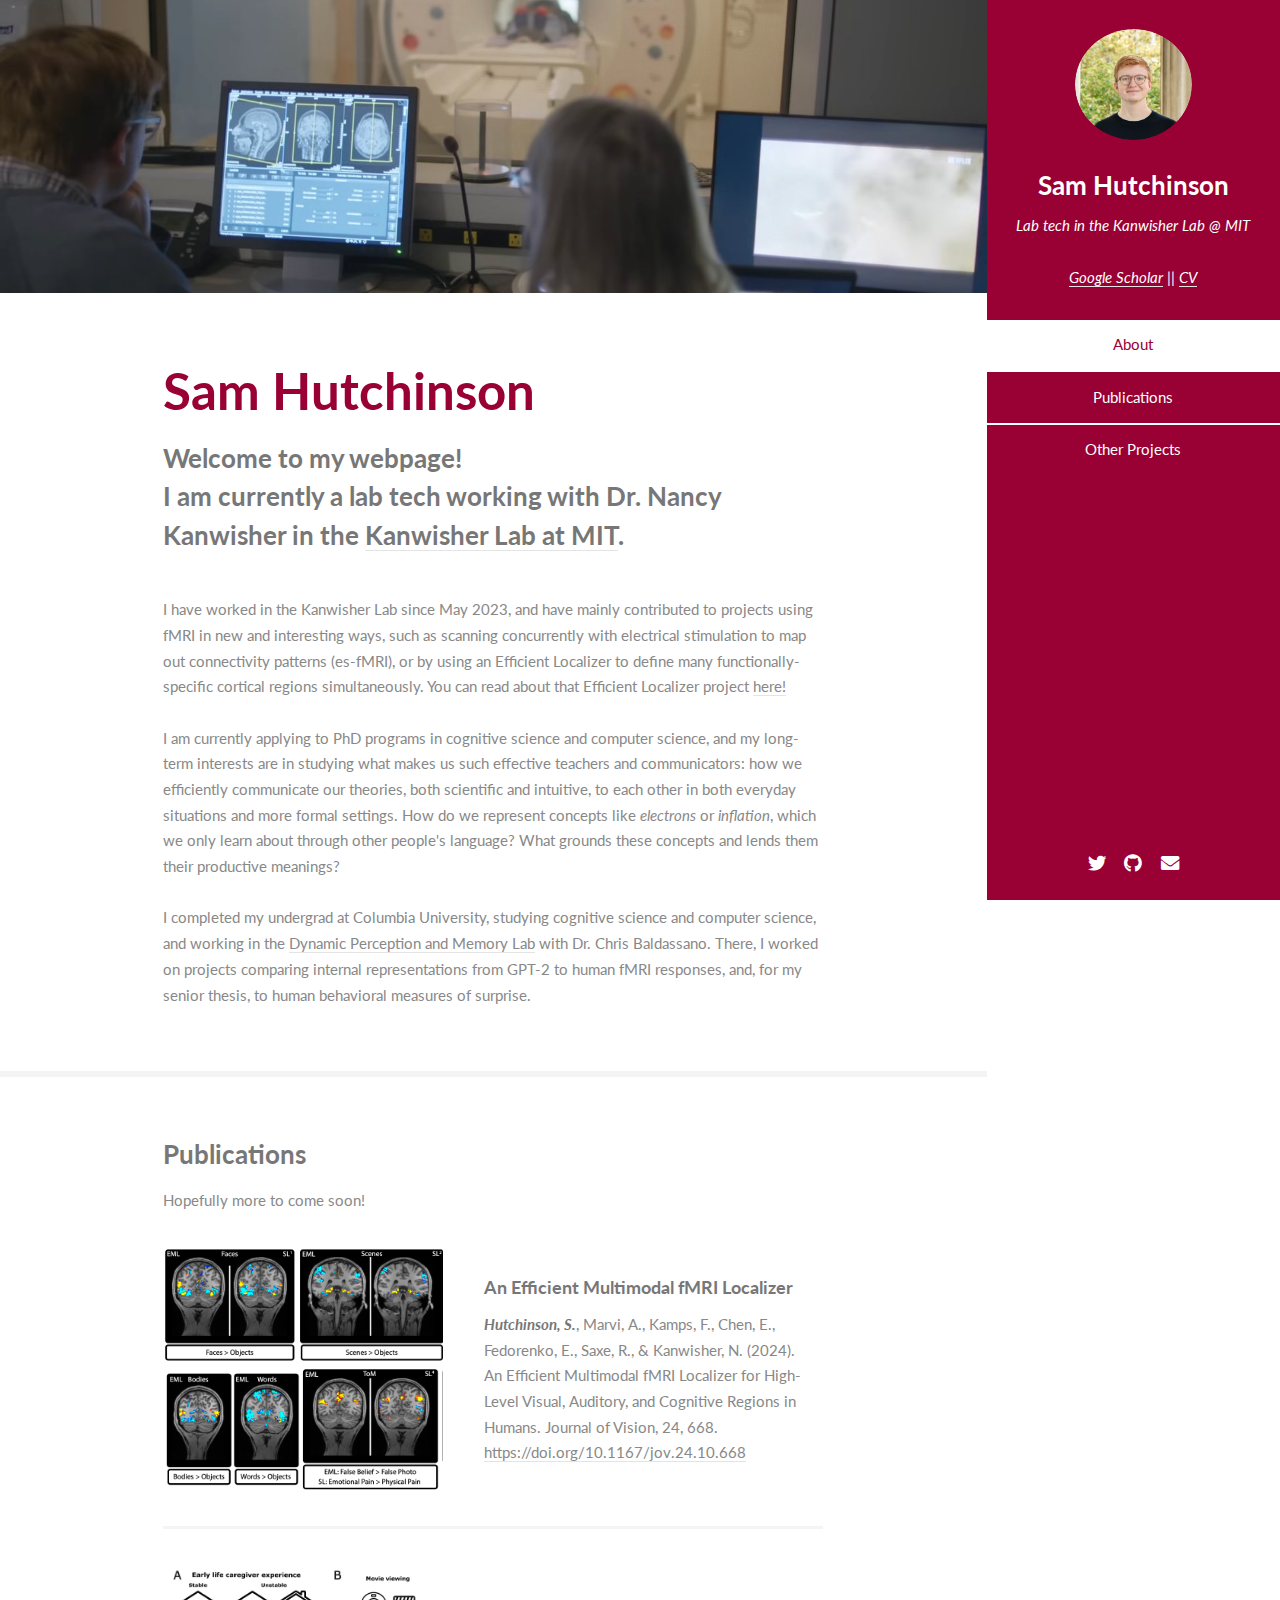
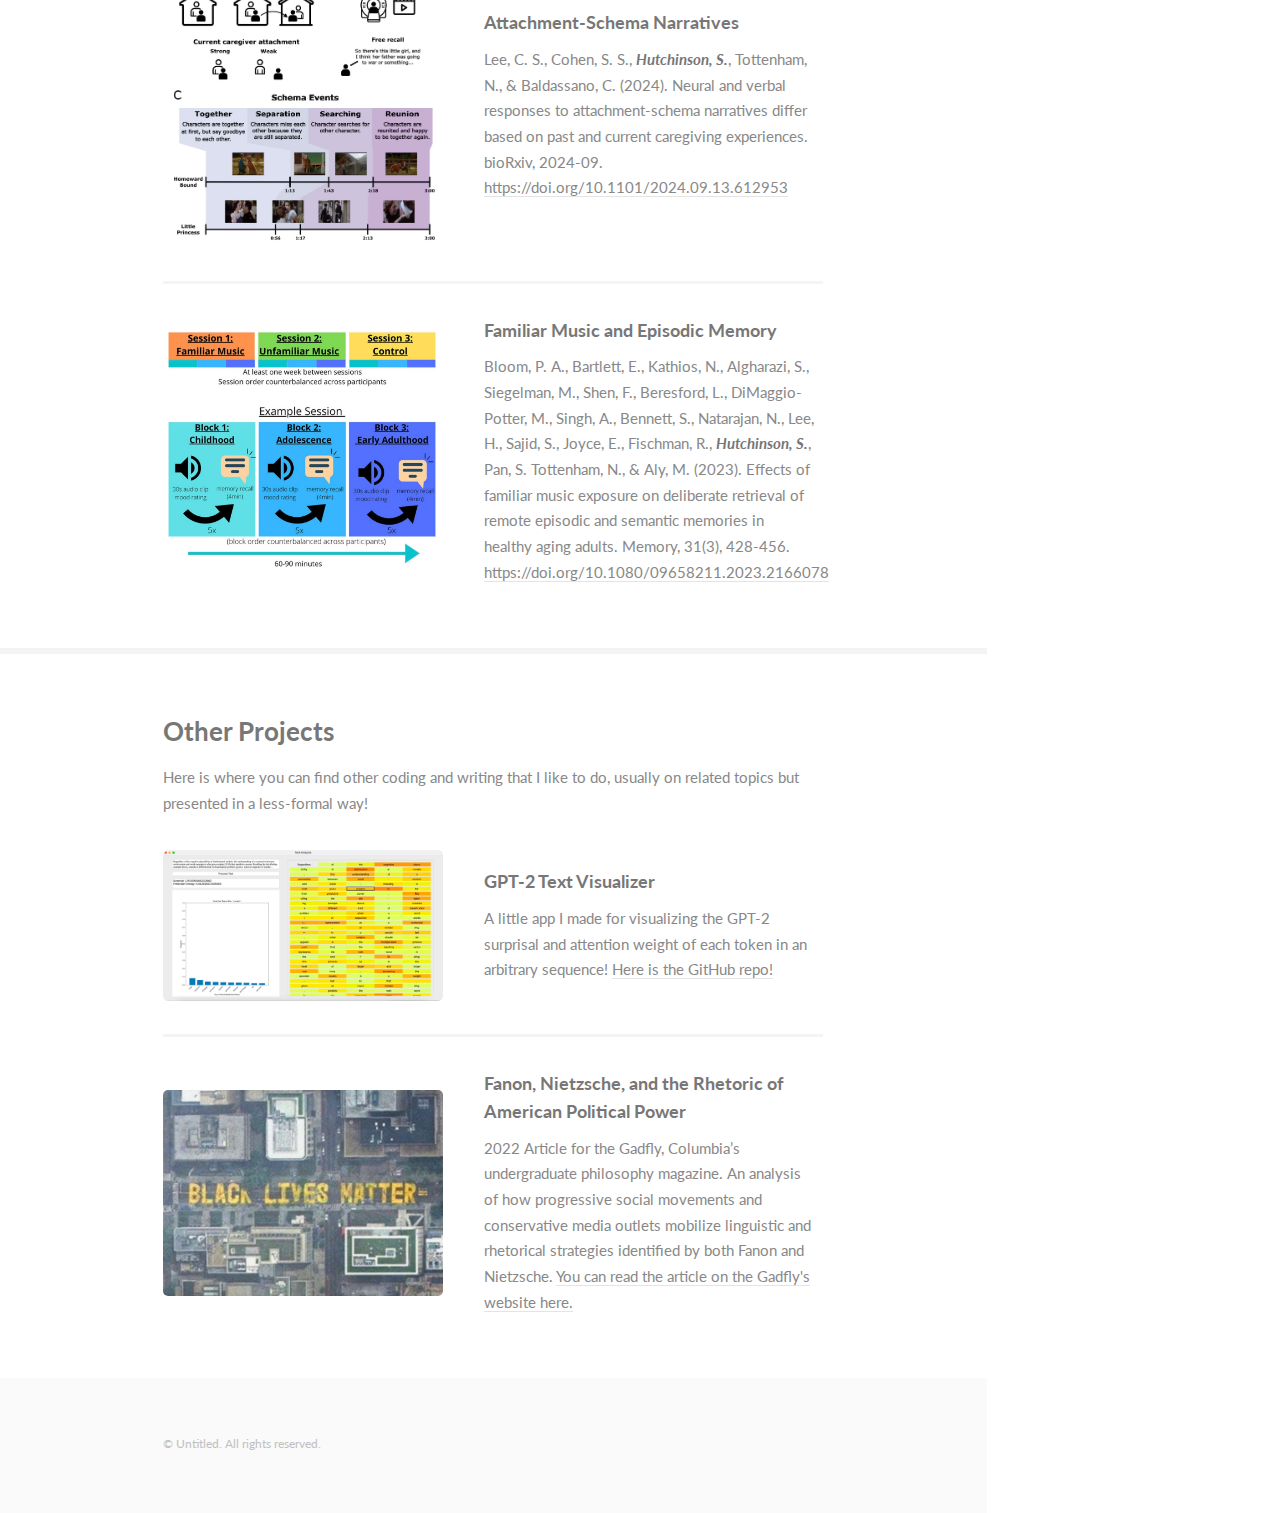
<file: index.html>
<!DOCTYPE HTML>
<html>
	<head>
		<title>Samuel Hutchinson Personal Website</title>
		<meta charset="utf-8" />
		<meta name="viewport" content="width=device-width, initial-scale=1, user-scalable=no" />
		<link rel="stylesheet" href="assets/css/main.css" />
	</head>
	<body class="is-preload">

		<!-- Header -->
			<section id="header">
				<header>
					<span class="image avatar"><img src="images/avatar.jpg" alt="" /></span>
					<h1 id="logo"><a href="#">Sam Hutchinson</a></h1>
					<p>Lab tech in the Kanwisher Lab @ MIT<br /><br /><a href="https://scholar.google.com/citations?user=PSwpcAEAAAAJ&hl=en">Google Scholar</a> || <a href="https://drive.google.com/file/d/1FygR-qgIRq20ijzF87C08C6OQb4NsCNT/view?usp=sharing">CV</a></p>
				</header>
				<nav id="nav">
					<ul>
						<li><a href="#about" class="active">About</a></li>
						<li><a href="#publications">Publications</a></li>
						<li><a href="#other">Other Projects</a></li>
					</ul>
				</nav>
				<footer>
					<ul class="icons">
						<li><a href="https://x.com/samhutch511" class="icon brands fa-twitter"><span class="label">Twitter</span></a></li>
						<li><a href="https://github.com/samhutch511" class="icon brands fa-github"><span class="label">Github</span></a></li>
						<li><a href="mailto:samhutch@mit.edu?" class="icon solid fa-envelope"><span class="label">Email</span></a></li>
					</ul>
				</footer>
			</section>

		<!-- Wrapper -->
			<div id="wrapper">

				<!-- Main -->
					<div id="main">

						<!-- One -->
							<section id="about">
								<div class="image main" data-position="center">
									<img src="images/banner.jpg" alt="" />
								</div>
								<div class="container">
									<header class="major">
										<h2>Sam Hutchinson</h2>
										<p>Welcome to my webpage!<br />I am currently a lab tech working with Dr. Nancy Kanwisher in the <a href="https://web.mit.edu/bcs/nklab/">Kanwisher Lab at MIT</a>.</p>
									</header>
									<p>I have worked in the Kanwisher Lab since May 2023, and have mainly contributed to projects using fMRI in new and interesting ways, such as scanning concurrently with electrical stimulation to map out connectivity patterns (es-fMRI), or by using an Efficient Localizer to define many functionally-specific cortical regions simultaneously. You can read about that Efficient Localizer project <a href="https://jov.arvojournals.org/article.aspx?articleid=2801059">here!</a> <br /><br />I am currently applying to PhD programs in cognitive science and computer science, and my long-term interests are in studying what makes us such effective teachers and communicators: how we efficiently communicate our theories, both scientific and intuitive, to each other in both everyday situations and more formal settings. How do we represent concepts like <i>electrons</i> or <i>inflation</i>, which we only learn about through other people's language? What grounds these concepts and lends them their productive meanings?<br /><br />I completed my undergrad at Columbia University, studying cognitive science and computer science, and working in the <a href="https://www.dpmlab.org/">Dynamic Perception and Memory Lab</a> with Dr. Chris Baldassano. There, I worked on projects comparing internal representations from GPT-2 to human fMRI responses, and, for my senior thesis, to human behavioral measures of surprise.</p>
								</div>
							</section>


						<!-- Two -->
							<section id="publications">
								<div class="container">
									<h3>Publications</h3>
									<p>Hopefully more to come soon!</p>
									<div class="features">
										<article>
											<a href="https://doi.org/10.1167/jov.24.10.668" class="image"><img src="images/pic01.jpg" alt="" /></a>
											<div class="inner">
												<h4>An Efficient Multimodal fMRI Localizer</h4>
												<p><strong><i>Hutchinson, S.</i></strong>, Marvi, A., Kamps, F., Chen, E., Fedorenko, E., Saxe, R., & Kanwisher, N. (2024). An Efficient Multimodal fMRI Localizer for High-Level Visual, Auditory, and Cognitive Regions in Humans. Journal of Vision, 24, 668. <a href="https://doi.org/10.1167/jov.24.10.668">https://doi.org/10.1167/jov.24.10.668</a></p>
											</div>
										</article>
										<article>
											<a href="https://doi.org/10.1101/2024.09.13.612953" class="image"><img src="images/pic02.jpg" alt="" /></a>
											<div class="inner">
												<h4>Attachment-Schema Narratives</h4>
												<p>Lee, C. S., Cohen, S. S., <strong><i>Hutchinson, S.</i></strong>, Tottenham, N., & Baldassano, C. (2024). Neural and verbal responses to attachment-schema narratives differ based on past and current caregiving experiences. bioRxiv, 2024-09. <a href="https://doi.org/10.1101/2024.09.13.612953">https://doi.org/10.1101/2024.09.13.612953</a></p>
											</div>
										</article>
										<article>
											<a href="https://doi.org/10.1080/09658211.2023.2166078" class="image"><img src="images/pic03.jpg" alt="" /></a>
											<div class="inner">
												<h4>Familiar Music and Episodic Memory</h4>
												<p>Bloom, P. A., Bartlett, E., Kathios, N., Algharazi, S., Siegelman, M., Shen, F., Beresford, L., DiMaggio-Potter, M., Singh, A., Bennett, S., Natarajan, N., Lee, H., Sajid, S., Joyce, E., Fischman, R., <strong><i>Hutchinson, S.</i></strong>, Pan, S. Tottenham, N., & Aly, M. (2023). Effects of familiar music exposure on deliberate retrieval of remote episodic and semantic memories in healthy aging adults. Memory, 31(3), 428-456. <a href="https://doi.org/10.1080/09658211.2023.2166078">https://doi.org/10.1080/09658211.2023.2166078</a></p>
											</div>
										</article>
									</div>
								</div>
							</section>

						<!-- Three -->
							<section id="other">
								<div class="container">
									<h3>Other Projects</h3>
									<p>Here is where you can find other coding and writing that I like to do, usually on related topics but presented in a less-formal way!</p>
                                    <div class="features">
										<article>
											<a href="https://github.com/samhutch511/GPT_Text_Vis" class="image"><img src="images/pic04.jpg" alt="" /></a>
											<div class="inner">
												<h4>GPT-2 Text Visualizer</h4>
												<p>A little app I made for visualizing the GPT-2 surprisal and attention weight of each token in an arbitrary sequence! <a href="https://github.com/samhutch511/GPT_Text_Vis">Here is the GitHub repo!</a></p>
											</div>
										</article>
										<article>
											<a href="https://www.thegadflymagazine.org/home-1/kss9zugjdiabbczax62ak5i0e0m86u" class="image"><img src="images/pic05.jpg" alt="" /></a>
											<div class="inner">
												<h4>Fanon, Nietzsche, and the Rhetoric of American Political Power</h4>
												<p>2022 Article for the Gadfly, Columbia’s undergraduate philosophy magazine.
An analysis of how progressive social movements and conservative media outlets mobilize linguistic and rhetorical strategies identified by both Fanon and Nietzsche.
 <a href="https://www.thegadflymagazine.org/home-1/kss9zugjdiabbczax62ak5i0e0m86u">You can read the article on the Gadfly's website here.</a></p>
											</div>
										</article>
									</div>
                                </div>
							</section>


					</div>

				<!-- Footer -->
					<section id="footer">
						<div class="container">
							<ul class="copyright">
								<li>&copy; Untitled. All rights reserved.</li>
							</ul>
						</div>
					</section>

			</div>

		<!-- Scripts -->
			<script src="assets/js/jquery.min.js"></script>
			<script src="assets/js/jquery.scrollex.min.js"></script>
			<script src="assets/js/jquery.scrolly.min.js"></script>
			<script src="assets/js/browser.min.js"></script>
			<script src="assets/js/breakpoints.min.js"></script>
			<script src="assets/js/util.js"></script>
			<script src="assets/js/main.js"></script>

	</body>
</html>
</file>
<file: assets/css/main.css>
@import url("fontawesome-all.min.css");
@import url("https://fonts.googleapis.com/css?family=Lato:400,400italic,700,700italic|Source+Code+Pro:400");

/*
	Read Only by HTML5 UP
	html5up.net | @ajlkn
	Free for personal and commercial use under the CCA 3.0 license (html5up.net/license)
*/

html, body, div, span, applet, object,
iframe, h1, h2, h3, h4, h5, h6, p, blockquote,
pre, a, abbr, acronym, address, big, cite,
code, del, dfn, em, img, ins, kbd, q, s, samp,
small, strike, strong, sub, sup, tt, var, b,
u, i, center, dl, dt, dd, ol, ul, li, fieldset,
form, label, legend, table, caption, tbody,
tfoot, thead, tr, th, td, article, aside,
canvas, details, embed, figure, figcaption,
footer, header, hgroup, menu, nav, output, ruby,
section, summary, time, mark, audio, video {
	margin: 0;
	padding: 0;
	border: 0;
	font-size: 100%;
	font: inherit;
	vertical-align: baseline;}

article, aside, details, figcaption, figure,
footer, header, hgroup, menu, nav, section {
	display: block;}

body {
	line-height: 1;
}

ol, ul {
	list-style: none;
}

blockquote, q {
	quotes: none;
}

	blockquote:before, blockquote:after, q:before, q:after {
		content: '';
		content: none;
	}

table {
	border-collapse: collapse;
	border-spacing: 0;
}

body {
	-webkit-text-size-adjust: none;
}

mark {
	background-color: transparent;
	color: inherit;
}

input::-moz-focus-inner {
	border: 0;
	padding: 0;
}

input, select, textarea {
	-moz-appearance: none;
	-webkit-appearance: none;
	-ms-appearance: none;
	appearance: none;
}

/* Basic */

	html {
		box-sizing: border-box;
	}

	*, *:before, *:after {
		box-sizing: inherit;
	}

	body {
		background: #fff;
	}

		body.is-preload *, body.is-preload *:before, body.is-preload *:after {
			-moz-animation: none !important;
			-webkit-animation: none !important;
			-ms-animation: none !important;
			animation: none !important;
			-moz-transition: none !important;
			-webkit-transition: none !important;
			-ms-transition: none !important;
			transition: none !important;
		}

	body, input, select, textarea {
		color: #888;
		font-family: "Lato", sans-serif;
		font-size: 16pt;
		font-weight: 400;
		line-height: 1.75em;
	}

	a {
		-moz-transition: color 0.2s ease-in-out, border-color 0.2s ease-in-out;
		-webkit-transition: color 0.2s ease-in-out, border-color 0.2s ease-in-out;
		-ms-transition: color 0.2s ease-in-out, border-color 0.2s ease-in-out;
		transition: color 0.2s ease-in-out, border-color 0.2s ease-in-out;
		border-bottom: solid 1px #e4e4e4;
		color: inherit;
		text-decoration: none;
	}

		a:hover {
			border-bottom-color: transparent;
			color: #990033 !important;
		}

	strong, b {
		color: #777;
		font-weight: 700;
	}

	em, i {
		font-style: italic;
	}

	p {
		margin: 0 0 2.25em 0;
	}

	h1, h2, h3, h4, h5, h6 {
		color: #777;
		font-weight: 700;
		line-height: 1em;
		margin: 0 0 0.5625em 0;
	}

		h1 a, h2 a, h3 a, h4 a, h5 a, h6 a {
			border: 0;
			color: inherit;
			text-decoration: none;
		}

	h2 {
		font-size: 2em;
		line-height: 1.5em;
	}

	h3 {
		font-size: 1.75em;
		line-height: 1.5em;
	}

	h4 {
		font-size: 1.25em;
		line-height: 1.5em;
	}

	h5 {
		font-size: 0.9em;
		line-height: 1.5em;
	}

	h6 {
		font-size: 0.7em;
		line-height: 1.5em;
	}

	sub {
		font-size: 0.8em;
		position: relative;
		top: 0.5em;
	}

	sup {
		font-size: 0.8em;
		position: relative;
		top: -0.5em;
	}

	hr {
		border: 0;
		border-bottom: solid 2px #f4f4f4;
		margin: 2.25em 0;
	}

		hr.major {
			margin: 3.375em 0;
		}

	blockquote {
		border-left: solid 8px #e4e4e4;
		font-style: italic;
		margin: 0 0 2.25em 0;
		padding: 0.5em 0 0.5em 2em;
	}

	code {
		background: #555;
		border-radius: 5px;
		color: #fff;
		font-family: "Source Code Pro", monospace;
		font-size: 0.9em;
		margin: 0 0.25em;
		padding: 0.25em 0.65em;
	}

	pre {
		font-family: "Source Code Pro", monospace;
		font-size: 0.9em;
		margin: 0 0 2.25em 0;
	}

		pre code {
			-webkit-overflow-scrolling: touch;
			display: block;
			line-height: 1.5em;
			overflow-x: auto;
			padding: 1em 1.5em;
		}

	.align-left {
		text-align: left;
	}

	.align-center {
		text-align: center;
	}

	.align-right {
		text-align: right;
	}

/* Row */

	.row {
		display: flex;
		flex-wrap: wrap;
		box-sizing: border-box;
		align-items: stretch;
	}

		.row > * {
			box-sizing: border-box;
		}

		.row.gtr-uniform > * > :last-child {
			margin-bottom: 0;
		}

		.row.aln-left {
			justify-content: flex-start;
		}

		.row.aln-center {
			justify-content: center;
		}

		.row.aln-right {
			justify-content: flex-end;
		}

		.row.aln-top {
			align-items: flex-start;
		}

		.row.aln-middle {
			align-items: center;
		}

		.row.aln-bottom {
			align-items: flex-end;
		}

		.row > .imp {
			order: -1;
		}

		.row > .col-1 {
			width: 8.33333%;
		}

		.row > .off-1 {
			margin-left: 8.33333%;
		}

		.row > .col-2 {
			width: 16.66667%;
		}

		.row > .off-2 {
			margin-left: 16.66667%;
		}

		.row > .col-3 {
			width: 25%;
		}

		.row > .off-3 {
			margin-left: 25%;
		}

		.row > .col-4 {
			width: 33.33333%;
		}

		.row > .off-4 {
			margin-left: 33.33333%;
		}

		.row > .col-5 {
			width: 41.66667%;
		}

		.row > .off-5 {
			margin-left: 41.66667%;
		}

		.row > .col-6 {
			width: 50%;
		}

		.row > .off-6 {
			margin-left: 50%;
		}

		.row > .col-7 {
			width: 58.33333%;
		}

		.row > .off-7 {
			margin-left: 58.33333%;
		}

		.row > .col-8 {
			width: 66.66667%;
		}

		.row > .off-8 {
			margin-left: 66.66667%;
		}

		.row > .col-9 {
			width: 75%;
		}

		.row > .off-9 {
			margin-left: 75%;
		}

		.row > .col-10 {
			width: 83.33333%;
		}

		.row > .off-10 {
			margin-left: 83.33333%;
		}

		.row > .col-11 {
			width: 91.66667%;
		}

		.row > .off-11 {
			margin-left: 91.66667%;
		}

		.row > .col-12 {
			width: 100%;
		}

		.row > .off-12 {
			margin-left: 100%;
		}

		.row.gtr-0 {
			margin-top: 0;
			margin-left: 0em;
		}

			.row.gtr-0 > * {
				padding: 0 0 0 0em;
			}

			.row.gtr-0.gtr-uniform {
				margin-top: 0em;
			}

				.row.gtr-0.gtr-uniform > * {
					padding-top: 0em;
				}

		.row.gtr-25 {
			margin-top: 0;
			margin-left: -0.5em;
		}

			.row.gtr-25 > * {
				padding: 0 0 0 0.5em;
			}

			.row.gtr-25.gtr-uniform {
				margin-top: -0.5em;
			}

				.row.gtr-25.gtr-uniform > * {
					padding-top: 0.5em;
				}

		.row.gtr-50 {
			margin-top: 0;
			margin-left: -1em;
		}

			.row.gtr-50 > * {
				padding: 0 0 0 1em;
			}

			.row.gtr-50.gtr-uniform {
				margin-top: -1em;
			}

				.row.gtr-50.gtr-uniform > * {
					padding-top: 1em;
				}

		.row {
			margin-top: 0;
			margin-left: -2em;
		}

			.row > * {
				padding: 0 0 0 2em;
			}

			.row.gtr-uniform {
				margin-top: -2em;
			}

				.row.gtr-uniform > * {
					padding-top: 2em;
				}

		.row.gtr-150 {
			margin-top: 0;
			margin-left: -3em;
		}

			.row.gtr-150 > * {
				padding: 0 0 0 3em;
			}

			.row.gtr-150.gtr-uniform {
				margin-top: -3em;
			}

				.row.gtr-150.gtr-uniform > * {
					padding-top: 3em;
				}

		.row.gtr-200 {
			margin-top: 0;
			margin-left: -4em;
		}

			.row.gtr-200 > * {
				padding: 0 0 0 4em;
			}

			.row.gtr-200.gtr-uniform {
				margin-top: -4em;
			}

				.row.gtr-200.gtr-uniform > * {
					padding-top: 4em;
				}

		@media screen and (max-width: 1680px) {

			.row {
				display: flex;
				flex-wrap: wrap;
				box-sizing: border-box;
				align-items: stretch;
			}

				.row > * {
					box-sizing: border-box;
				}

				.row.gtr-uniform > * > :last-child {
					margin-bottom: 0;
				}

				.row.aln-left {
					justify-content: flex-start;
				}

				.row.aln-center {
					justify-content: center;
				}

				.row.aln-right {
					justify-content: flex-end;
				}

				.row.aln-top {
					align-items: flex-start;
				}

				.row.aln-middle {
					align-items: center;
				}

				.row.aln-bottom {
					align-items: flex-end;
				}

				.row > .imp-xlarge {
					order: -1;
				}

				.row > .col-1-xlarge {
					width: 8.33333%;
				}

				.row > .off-1-xlarge {
					margin-left: 8.33333%;
				}

				.row > .col-2-xlarge {
					width: 16.66667%;
				}

				.row > .off-2-xlarge {
					margin-left: 16.66667%;
				}

				.row > .col-3-xlarge {
					width: 25%;
				}

				.row > .off-3-xlarge {
					margin-left: 25%;
				}

				.row > .col-4-xlarge {
					width: 33.33333%;
				}

				.row > .off-4-xlarge {
					margin-left: 33.33333%;
				}

				.row > .col-5-xlarge {
					width: 41.66667%;
				}

				.row > .off-5-xlarge {
					margin-left: 41.66667%;
				}

				.row > .col-6-xlarge {
					width: 50%;
				}

				.row > .off-6-xlarge {
					margin-left: 50%;
				}

				.row > .col-7-xlarge {
					width: 58.33333%;
				}

				.row > .off-7-xlarge {
					margin-left: 58.33333%;
				}

				.row > .col-8-xlarge {
					width: 66.66667%;
				}

				.row > .off-8-xlarge {
					margin-left: 66.66667%;
				}

				.row > .col-9-xlarge {
					width: 75%;
				}

				.row > .off-9-xlarge {
					margin-left: 75%;
				}

				.row > .col-10-xlarge {
					width: 83.33333%;
				}

				.row > .off-10-xlarge {
					margin-left: 83.33333%;
				}

				.row > .col-11-xlarge {
					width: 91.66667%;
				}

				.row > .off-11-xlarge {
					margin-left: 91.66667%;
				}

				.row > .col-12-xlarge {
					width: 100%;
				}

				.row > .off-12-xlarge {
					margin-left: 100%;
				}

				.row.gtr-0 {
					margin-top: 0;
					margin-left: 0em;
				}

					.row.gtr-0 > * {
						padding: 0 0 0 0em;
					}

					.row.gtr-0.gtr-uniform {
						margin-top: 0em;
					}

						.row.gtr-0.gtr-uniform > * {
							padding-top: 0em;
						}

				.row.gtr-25 {
					margin-top: 0;
					margin-left: -0.5em;
				}

					.row.gtr-25 > * {
						padding: 0 0 0 0.5em;
					}

					.row.gtr-25.gtr-uniform {
						margin-top: -0.5em;
					}

						.row.gtr-25.gtr-uniform > * {
							padding-top: 0.5em;
						}

				.row.gtr-50 {
					margin-top: 0;
					margin-left: -1em;
				}

					.row.gtr-50 > * {
						padding: 0 0 0 1em;
					}

					.row.gtr-50.gtr-uniform {
						margin-top: -1em;
					}

						.row.gtr-50.gtr-uniform > * {
							padding-top: 1em;
						}

				.row {
					margin-top: 0;
					margin-left: -2em;
				}

					.row > * {
						padding: 0 0 0 2em;
					}

					.row.gtr-uniform {
						margin-top: -2em;
					}

						.row.gtr-uniform > * {
							padding-top: 2em;
						}

				.row.gtr-150 {
					margin-top: 0;
					margin-left: -3em;
				}

					.row.gtr-150 > * {
						padding: 0 0 0 3em;
					}

					.row.gtr-150.gtr-uniform {
						margin-top: -3em;
					}

						.row.gtr-150.gtr-uniform > * {
							padding-top: 3em;
						}

				.row.gtr-200 {
					margin-top: 0;
					margin-left: -4em;
				}

					.row.gtr-200 > * {
						padding: 0 0 0 4em;
					}

					.row.gtr-200.gtr-uniform {
						margin-top: -4em;
					}

						.row.gtr-200.gtr-uniform > * {
							padding-top: 4em;
						}

		}

		@media screen and (max-width: 1280px) {

			.row {
				display: flex;
				flex-wrap: wrap;
				box-sizing: border-box;
				align-items: stretch;
			}

				.row > * {
					box-sizing: border-box;
				}

				.row.gtr-uniform > * > :last-child {
					margin-bottom: 0;
				}

				.row.aln-left {
					justify-content: flex-start;
				}

				.row.aln-center {
					justify-content: center;
				}

				.row.aln-right {
					justify-content: flex-end;
				}

				.row.aln-top {
					align-items: flex-start;
				}

				.row.aln-middle {
					align-items: center;
				}

				.row.aln-bottom {
					align-items: flex-end;
				}

				.row > .imp-large {
					order: -1;
				}

				.row > .col-1-large {
					width: 8.33333%;
				}

				.row > .off-1-large {
					margin-left: 8.33333%;
				}

				.row > .col-2-large {
					width: 16.66667%;
				}

				.row > .off-2-large {
					margin-left: 16.66667%;
				}

				.row > .col-3-large {
					width: 25%;
				}

				.row > .off-3-large {
					margin-left: 25%;
				}

				.row > .col-4-large {
					width: 33.33333%;
				}

				.row > .off-4-large {
					margin-left: 33.33333%;
				}

				.row > .col-5-large {
					width: 41.66667%;
				}

				.row > .off-5-large {
					margin-left: 41.66667%;
				}

				.row > .col-6-large {
					width: 50%;
				}

				.row > .off-6-large {
					margin-left: 50%;
				}

				.row > .col-7-large {
					width: 58.33333%;
				}

				.row > .off-7-large {
					margin-left: 58.33333%;
				}

				.row > .col-8-large {
					width: 66.66667%;
				}

				.row > .off-8-large {
					margin-left: 66.66667%;
				}

				.row > .col-9-large {
					width: 75%;
				}

				.row > .off-9-large {
					margin-left: 75%;
				}

				.row > .col-10-large {
					width: 83.33333%;
				}

				.row > .off-10-large {
					margin-left: 83.33333%;
				}

				.row > .col-11-large {
					width: 91.66667%;
				}

				.row > .off-11-large {
					margin-left: 91.66667%;
				}

				.row > .col-12-large {
					width: 100%;
				}

				.row > .off-12-large {
					margin-left: 100%;
				}

				.row.gtr-0 {
					margin-top: 0;
					margin-left: 0em;
				}

					.row.gtr-0 > * {
						padding: 0 0 0 0em;
					}

					.row.gtr-0.gtr-uniform {
						margin-top: 0em;
					}

						.row.gtr-0.gtr-uniform > * {
							padding-top: 0em;
						}

				.row.gtr-25 {
					margin-top: 0;
					margin-left: -0.375em;
				}

					.row.gtr-25 > * {
						padding: 0 0 0 0.375em;
					}

					.row.gtr-25.gtr-uniform {
						margin-top: -0.375em;
					}

						.row.gtr-25.gtr-uniform > * {
							padding-top: 0.375em;
						}

				.row.gtr-50 {
					margin-top: 0;
					margin-left: -0.75em;
				}

					.row.gtr-50 > * {
						padding: 0 0 0 0.75em;
					}

					.row.gtr-50.gtr-uniform {
						margin-top: -0.75em;
					}

						.row.gtr-50.gtr-uniform > * {
							padding-top: 0.75em;
						}

				.row {
					margin-top: 0;
					margin-left: -1.5em;
				}

					.row > * {
						padding: 0 0 0 1.5em;
					}

					.row.gtr-uniform {
						margin-top: -1.5em;
					}

						.row.gtr-uniform > * {
							padding-top: 1.5em;
						}

				.row.gtr-150 {
					margin-top: 0;
					margin-left: -2.25em;
				}

					.row.gtr-150 > * {
						padding: 0 0 0 2.25em;
					}

					.row.gtr-150.gtr-uniform {
						margin-top: -2.25em;
					}

						.row.gtr-150.gtr-uniform > * {
							padding-top: 2.25em;
						}

				.row.gtr-200 {
					margin-top: 0;
					margin-left: -3em;
				}

					.row.gtr-200 > * {
						padding: 0 0 0 3em;
					}

					.row.gtr-200.gtr-uniform {
						margin-top: -3em;
					}

						.row.gtr-200.gtr-uniform > * {
							padding-top: 3em;
						}

		}

		@media screen and (max-width: 1024px) {

			.row {
				display: flex;
				flex-wrap: wrap;
				box-sizing: border-box;
				align-items: stretch;
			}

				.row > * {
					box-sizing: border-box;
				}

				.row.gtr-uniform > * > :last-child {
					margin-bottom: 0;
				}

				.row.aln-left {
					justify-content: flex-start;
				}

				.row.aln-center {
					justify-content: center;
				}

				.row.aln-right {
					justify-content: flex-end;
				}

				.row.aln-top {
					align-items: flex-start;
				}

				.row.aln-middle {
					align-items: center;
				}

				.row.aln-bottom {
					align-items: flex-end;
				}

				.row > .imp-medium {
					order: -1;
				}

				.row > .col-1-medium {
					width: 8.33333%;
				}

				.row > .off-1-medium {
					margin-left: 8.33333%;
				}

				.row > .col-2-medium {
					width: 16.66667%;
				}

				.row > .off-2-medium {
					margin-left: 16.66667%;
				}

				.row > .col-3-medium {
					width: 25%;
				}

				.row > .off-3-medium {
					margin-left: 25%;
				}

				.row > .col-4-medium {
					width: 33.33333%;
				}

				.row > .off-4-medium {
					margin-left: 33.33333%;
				}

				.row > .col-5-medium {
					width: 41.66667%;
				}

				.row > .off-5-medium {
					margin-left: 41.66667%;
				}

				.row > .col-6-medium {
					width: 50%;
				}

				.row > .off-6-medium {
					margin-left: 50%;
				}

				.row > .col-7-medium {
					width: 58.33333%;
				}

				.row > .off-7-medium {
					margin-left: 58.33333%;
				}

				.row > .col-8-medium {
					width: 66.66667%;
				}

				.row > .off-8-medium {
					margin-left: 66.66667%;
				}

				.row > .col-9-medium {
					width: 75%;
				}

				.row > .off-9-medium {
					margin-left: 75%;
				}

				.row > .col-10-medium {
					width: 83.33333%;
				}

				.row > .off-10-medium {
					margin-left: 83.33333%;
				}

				.row > .col-11-medium {
					width: 91.66667%;
				}

				.row > .off-11-medium {
					margin-left: 91.66667%;
				}

				.row > .col-12-medium {
					width: 100%;
				}

				.row > .off-12-medium {
					margin-left: 100%;
				}

				.row.gtr-0 {
					margin-top: 0;
					margin-left: 0em;
				}

					.row.gtr-0 > * {
						padding: 0 0 0 0em;
					}

					.row.gtr-0.gtr-uniform {
						margin-top: 0em;
					}

						.row.gtr-0.gtr-uniform > * {
							padding-top: 0em;
						}

				.row.gtr-25 {
					margin-top: 0;
					margin-left: -0.375em;
				}

					.row.gtr-25 > * {
						padding: 0 0 0 0.375em;
					}

					.row.gtr-25.gtr-uniform {
						margin-top: -0.375em;
					}

						.row.gtr-25.gtr-uniform > * {
							padding-top: 0.375em;
						}

				.row.gtr-50 {
					margin-top: 0;
					margin-left: -0.75em;
				}

					.row.gtr-50 > * {
						padding: 0 0 0 0.75em;
					}

					.row.gtr-50.gtr-uniform {
						margin-top: -0.75em;
					}

						.row.gtr-50.gtr-uniform > * {
							padding-top: 0.75em;
						}

				.row {
					margin-top: 0;
					margin-left: -1.5em;
				}

					.row > * {
						padding: 0 0 0 1.5em;
					}

					.row.gtr-uniform {
						margin-top: -1.5em;
					}

						.row.gtr-uniform > * {
							padding-top: 1.5em;
						}

				.row.gtr-150 {
					margin-top: 0;
					margin-left: -2.25em;
				}

					.row.gtr-150 > * {
						padding: 0 0 0 2.25em;
					}

					.row.gtr-150.gtr-uniform {
						margin-top: -2.25em;
					}

						.row.gtr-150.gtr-uniform > * {
							padding-top: 2.25em;
						}

				.row.gtr-200 {
					margin-top: 0;
					margin-left: -3em;
				}

					.row.gtr-200 > * {
						padding: 0 0 0 3em;
					}

					.row.gtr-200.gtr-uniform {
						margin-top: -3em;
					}

						.row.gtr-200.gtr-uniform > * {
							padding-top: 3em;
						}

		}

		@media screen and (max-width: 736px) {

			.row {
				display: flex;
				flex-wrap: wrap;
				box-sizing: border-box;
				align-items: stretch;
			}

				.row > * {
					box-sizing: border-box;
				}

				.row.gtr-uniform > * > :last-child {
					margin-bottom: 0;
				}

				.row.aln-left {
					justify-content: flex-start;
				}

				.row.aln-center {
					justify-content: center;
				}

				.row.aln-right {
					justify-content: flex-end;
				}

				.row.aln-top {
					align-items: flex-start;
				}

				.row.aln-middle {
					align-items: center;
				}

				.row.aln-bottom {
					align-items: flex-end;
				}

				.row > .imp-small {
					order: -1;
				}

				.row > .col-1-small {
					width: 8.33333%;
				}

				.row > .off-1-small {
					margin-left: 8.33333%;
				}

				.row > .col-2-small {
					width: 16.66667%;
				}

				.row > .off-2-small {
					margin-left: 16.66667%;
				}

				.row > .col-3-small {
					width: 25%;
				}

				.row > .off-3-small {
					margin-left: 25%;
				}

				.row > .col-4-small {
					width: 33.33333%;
				}

				.row > .off-4-small {
					margin-left: 33.33333%;
				}

				.row > .col-5-small {
					width: 41.66667%;
				}

				.row > .off-5-small {
					margin-left: 41.66667%;
				}

				.row > .col-6-small {
					width: 50%;
				}

				.row > .off-6-small {
					margin-left: 50%;
				}

				.row > .col-7-small {
					width: 58.33333%;
				}

				.row > .off-7-small {
					margin-left: 58.33333%;
				}

				.row > .col-8-small {
					width: 66.66667%;
				}

				.row > .off-8-small {
					margin-left: 66.66667%;
				}

				.row > .col-9-small {
					width: 75%;
				}

				.row > .off-9-small {
					margin-left: 75%;
				}

				.row > .col-10-small {
					width: 83.33333%;
				}

				.row > .off-10-small {
					margin-left: 83.33333%;
				}

				.row > .col-11-small {
					width: 91.66667%;
				}

				.row > .off-11-small {
					margin-left: 91.66667%;
				}

				.row > .col-12-small {
					width: 100%;
				}

				.row > .off-12-small {
					margin-left: 100%;
				}

				.row.gtr-0 {
					margin-top: 0;
					margin-left: 0em;
				}

					.row.gtr-0 > * {
						padding: 0 0 0 0em;
					}

					.row.gtr-0.gtr-uniform {
						margin-top: 0em;
					}

						.row.gtr-0.gtr-uniform > * {
							padding-top: 0em;
						}

				.row.gtr-25 {
					margin-top: 0;
					margin-left: -0.3125em;
				}

					.row.gtr-25 > * {
						padding: 0 0 0 0.3125em;
					}

					.row.gtr-25.gtr-uniform {
						margin-top: -0.3125em;
					}

						.row.gtr-25.gtr-uniform > * {
							padding-top: 0.3125em;
						}

				.row.gtr-50 {
					margin-top: 0;
					margin-left: -0.625em;
				}

					.row.gtr-50 > * {
						padding: 0 0 0 0.625em;
					}

					.row.gtr-50.gtr-uniform {
						margin-top: -0.625em;
					}

						.row.gtr-50.gtr-uniform > * {
							padding-top: 0.625em;
						}

				.row {
					margin-top: 0;
					margin-left: -1.25em;
				}

					.row > * {
						padding: 0 0 0 1.25em;
					}

					.row.gtr-uniform {
						margin-top: -1.25em;
					}

						.row.gtr-uniform > * {
							padding-top: 1.25em;
						}

				.row.gtr-150 {
					margin-top: 0;
					margin-left: -1.875em;
				}

					.row.gtr-150 > * {
						padding: 0 0 0 1.875em;
					}

					.row.gtr-150.gtr-uniform {
						margin-top: -1.875em;
					}

						.row.gtr-150.gtr-uniform > * {
							padding-top: 1.875em;
						}

				.row.gtr-200 {
					margin-top: 0;
					margin-left: -2.5em;
				}

					.row.gtr-200 > * {
						padding: 0 0 0 2.5em;
					}

					.row.gtr-200.gtr-uniform {
						margin-top: -2.5em;
					}

						.row.gtr-200.gtr-uniform > * {
							padding-top: 2.5em;
						}

		}

		@media screen and (max-width: 480px) {

			.row {
				display: flex;
				flex-wrap: wrap;
				box-sizing: border-box;
				align-items: stretch;
			}

				.row > * {
					box-sizing: border-box;
				}

				.row.gtr-uniform > * > :last-child {
					margin-bottom: 0;
				}

				.row.aln-left {
					justify-content: flex-start;
				}

				.row.aln-center {
					justify-content: center;
				}

				.row.aln-right {
					justify-content: flex-end;
				}

				.row.aln-top {
					align-items: flex-start;
				}

				.row.aln-middle {
					align-items: center;
				}

				.row.aln-bottom {
					align-items: flex-end;
				}

				.row > .imp-xsmall {
					order: -1;
				}

				.row > .col-1-xsmall {
					width: 8.33333%;
				}

				.row > .off-1-xsmall {
					margin-left: 8.33333%;
				}

				.row > .col-2-xsmall {
					width: 16.66667%;
				}

				.row > .off-2-xsmall {
					margin-left: 16.66667%;
				}

				.row > .col-3-xsmall {
					width: 25%;
				}

				.row > .off-3-xsmall {
					margin-left: 25%;
				}

				.row > .col-4-xsmall {
					width: 33.33333%;
				}

				.row > .off-4-xsmall {
					margin-left: 33.33333%;
				}

				.row > .col-5-xsmall {
					width: 41.66667%;
				}

				.row > .off-5-xsmall {
					margin-left: 41.66667%;
				}

				.row > .col-6-xsmall {
					width: 50%;
				}

				.row > .off-6-xsmall {
					margin-left: 50%;
				}

				.row > .col-7-xsmall {
					width: 58.33333%;
				}

				.row > .off-7-xsmall {
					margin-left: 58.33333%;
				}

				.row > .col-8-xsmall {
					width: 66.66667%;
				}

				.row > .off-8-xsmall {
					margin-left: 66.66667%;
				}

				.row > .col-9-xsmall {
					width: 75%;
				}

				.row > .off-9-xsmall {
					margin-left: 75%;
				}

				.row > .col-10-xsmall {
					width: 83.33333%;
				}

				.row > .off-10-xsmall {
					margin-left: 83.33333%;
				}

				.row > .col-11-xsmall {
					width: 91.66667%;
				}

				.row > .off-11-xsmall {
					margin-left: 91.66667%;
				}

				.row > .col-12-xsmall {
					width: 100%;
				}

				.row > .off-12-xsmall {
					margin-left: 100%;
				}

				.row.gtr-0 {
					margin-top: 0;
					margin-left: 0em;
				}

					.row.gtr-0 > * {
						padding: 0 0 0 0em;
					}

					.row.gtr-0.gtr-uniform {
						margin-top: 0em;
					}

						.row.gtr-0.gtr-uniform > * {
							padding-top: 0em;
						}

				.row.gtr-25 {
					margin-top: 0;
					margin-left: -0.3125em;
				}

					.row.gtr-25 > * {
						padding: 0 0 0 0.3125em;
					}

					.row.gtr-25.gtr-uniform {
						margin-top: -0.3125em;
					}

						.row.gtr-25.gtr-uniform > * {
							padding-top: 0.3125em;
						}

				.row.gtr-50 {
					margin-top: 0;
					margin-left: -0.625em;
				}

					.row.gtr-50 > * {
						padding: 0 0 0 0.625em;
					}

					.row.gtr-50.gtr-uniform {
						margin-top: -0.625em;
					}

						.row.gtr-50.gtr-uniform > * {
							padding-top: 0.625em;
						}

				.row {
					margin-top: 0;
					margin-left: -1.25em;
				}

					.row > * {
						padding: 0 0 0 1.25em;
					}

					.row.gtr-uniform {
						margin-top: -1.25em;
					}

						.row.gtr-uniform > * {
							padding-top: 1.25em;
						}

				.row.gtr-150 {
					margin-top: 0;
					margin-left: -1.875em;
				}

					.row.gtr-150 > * {
						padding: 0 0 0 1.875em;
					}

					.row.gtr-150.gtr-uniform {
						margin-top: -1.875em;
					}

						.row.gtr-150.gtr-uniform > * {
							padding-top: 1.875em;
						}

				.row.gtr-200 {
					margin-top: 0;
					margin-left: -2.5em;
				}

					.row.gtr-200 > * {
						padding: 0 0 0 2.5em;
					}

					.row.gtr-200.gtr-uniform {
						margin-top: -2.5em;
					}

						.row.gtr-200.gtr-uniform > * {
							padding-top: 2.5em;
						}

		}

/* Container */

	.container {
		margin: 0 auto;
		max-width: calc(100% - 4.5em);
		width: 45em;
	}

		.container.xsmall {
			width: 11.25em;
		}

		.container.small {
			width: 22.5em;
		}

		.container.medium {
			width: 33.75em;
		}

		.container.large {
			width: 56.25em;
		}

		.container.xlarge {
			width: 67.5em;
		}

		.container.max {
			width: 100%;
		}

		@media screen and (max-width: 1024px) {

			.container {
				width: 100% !important;
			}

		}

		@media screen and (max-width: 480px) {

			.container {
				max-width: calc(100% - 3.375em);
			}

		}

/* Section/Article */

	section.special, article.special {
		text-align: center;
	}

	header p {
		color: #aaa;
		position: relative;
		margin: 0 0 1.6875em 0;
	}

	header h2 + p {
		font-size: 1.25em;
		margin-top: -0.5em;
		line-height: 1.5em;
	}

	header h3 + p {
		font-size: 1.1em;
		margin-top: -0.35em;
		line-height: 1.5em;
	}

	header h4 + p,
	header h5 + p,
	header h6 + p {
		font-size: 0.9em;
		margin-top: -0.25em;
		line-height: 1.5em;
	}

	header.major h2 {
		color: #990033;
		font-size: 3.5em;
	}

		header.major h2 + p {
			color: #777;
			font-size: 1.75em;
			font-weight: 700;
			margin-top: -0.75em;
		}

/* Form */

	form {
		margin: 0 0 2.25em 0;
	}

	label {
		color: #777;
		display: block;
		font-size: 0.9em;
		font-weight: 700;
		margin: 0 0 1.125em 0;
	}

	input::-moz-focus-inner {
		border: 0;
		padding: 0;
	}

	input[type="text"],
	input[type="password"],
	input[type="email"],
	select,
	textarea {
		-moz-appearance: none;
		-webkit-appearance: none;
		-ms-appearance: none;
		appearance: none;
		border-radius: 5px;
		border: none;
		border: solid 2px #e4e4e4;
		color: inherit;
		display: block;
		outline: 0;
		padding: 0 1em;
		text-decoration: none;
		width: 100%;
	}

		input[type="text"]:invalid,
		input[type="password"]:invalid,
		input[type="email"]:invalid,
		select:invalid,
		textarea:invalid {
			box-shadow: none;
		}

		input[type="text"]:focus,
		input[type="password"]:focus,
		input[type="email"]:focus,
		select:focus,
		textarea:focus {
			border-color: #990033;
		}

	select {
		background-image: url("data:image/svg+xml;charset=utf8,%3Csvg xmlns='http://www.w3.org/2000/svg' width='40' height='40' preserveAspectRatio='none' viewBox='0 0 40 40'%3E%3Cpath d='M9.4,12.3l10.4,10.4l10.4-10.4c0.2-0.2,0.5-0.4,0.9-0.4c0.3,0,0.6,0.1,0.9,0.4l3.3,3.3c0.2,0.2,0.4,0.5,0.4,0.9 c0,0.4-0.1,0.6-0.4,0.9L20.7,31.9c-0.2,0.2-0.5,0.4-0.9,0.4c-0.3,0-0.6-0.1-0.9-0.4L4.3,17.3c-0.2-0.2-0.4-0.5-0.4-0.9 c0-0.4,0.1-0.6,0.4-0.9l3.3-3.3c0.2-0.2,0.5-0.4,0.9-0.4S9.1,12.1,9.4,12.3z' fill='%23e4e4e4' /%3E%3C/svg%3E");
		background-size: 1.25em;
		background-repeat: no-repeat;
		background-position: calc(100% - 1em) center;
		height: 2.75em;
		padding-right: 2.75em;
		text-overflow: ellipsis;
	}

		select option {
			color: #777;
			background: #fff;
		}

		select:focus::-ms-value {
			background-color: transparent;
		}

		select::-ms-expand {
			display: none;
		}

	input[type="text"],
	input[type="password"],
	input[type="email"],
	select {
		height: 2.75em;
	}

	textarea {
		padding: 0.75em 1em;
	}

	input[type="checkbox"],
	input[type="radio"] {
		-moz-appearance: none;
		-webkit-appearance: none;
		-ms-appearance: none;
		appearance: none;
		display: block;
		float: left;
		margin-right: -2em;
		opacity: 0;
		width: 1em;
		z-index: -1;
	}

		input[type="checkbox"] + label,
		input[type="radio"] + label {
			text-decoration: none;
			color: #888;
			cursor: pointer;
			display: inline-block;
			font-size: 1em;
			font-weight: 400;
			padding-left: 2.4em;
			padding-right: 0.75em;
			position: relative;
		}

			input[type="checkbox"] + label:before,
			input[type="radio"] + label:before {
				-moz-osx-font-smoothing: grayscale;
				-webkit-font-smoothing: antialiased;
				display: inline-block;
				font-style: normal;
				font-variant: normal;
				text-rendering: auto;
				line-height: 1;
				text-transform: none !important;
				font-family: 'Font Awesome 5 Free';
				font-weight: 900;
			}

			input[type="checkbox"] + label:before,
			input[type="radio"] + label:before {
				background: #fafafa;
				border-radius: 5px;
				border: solid 2px #e4e4e4;
				content: '';
				display: inline-block;
				font-size: 0.8em;
				height: 2.0625em;
				left: 0;
				line-height: 2.0625em;
				position: absolute;
				text-align: center;
				top: 0;
				width: 2.0625em;
			}

		input[type="checkbox"]:checked + label:before,
		input[type="radio"]:checked + label:before {
			background: #989898;
			border-color: #989898;
			color: #ffffff;
			content: '\f00c';
		}

		input[type="checkbox"]:focus + label:before,
		input[type="radio"]:focus + label:before {
			border-color: #990033;
		}

	input[type="checkbox"] + label:before {
		border-radius: 5px;
	}

	input[type="radio"] + label:before {
		border-radius: 100%;
	}

	::-webkit-input-placeholder {
		color: #aaa !important;
		font-style: italic;
		opacity: 1.0;
	}

	:-moz-placeholder {
		color: #aaa !important;
		font-style: italic;
		opacity: 1.0;
	}

	::-moz-placeholder {
		color: #aaa !important;
		font-style: italic;
		opacity: 1.0;
	}

	:-ms-input-placeholder {
		color: #aaa !important;
		font-style: italic;
		opacity: 1.0;
	}

/* Box */

	.box {
		border-radius: 5px;
		border: solid 2px #e4e4e4;
		margin-bottom: 2.25em;
		padding: 1.5em;
	}

		.box > :last-child,
		.box > :last-child > :last-child,
		.box > :last-child > :last-child > :last-child {
			margin-bottom: 0;
		}

		.box.alt {
			border: 0;
			border-radius: 0;
			padding: 0;
		}

/* Icon */

	.icon {
		text-decoration: none;
		border-bottom: none;
		position: relative;
	}

		.icon:before {
			-moz-osx-font-smoothing: grayscale;
			-webkit-font-smoothing: antialiased;
			display: inline-block;
			font-style: normal;
			font-variant: normal;
			text-rendering: auto;
			line-height: 1;
			text-transform: none !important;
			font-family: 'Font Awesome 5 Free';
			font-weight: 400;
		}

		.icon > .label {
			display: none;
		}

		.icon:before {
			line-height: inherit;
		}

		.icon.solid:before {
			font-weight: 900;
		}

		.icon.brands:before {
			font-family: 'Font Awesome 5 Brands';
		}

/* Image */

	.image {
		border-radius: 5px;
		border: 0;
		display: inline-block;
		position: relative;
	}

		.image[data-position] img {
			-moz-object-fit: cover;
			-webkit-object-fit: cover;
			-ms-object-fit: cover;
			object-fit: cover;
			display: block;
			position: absolute;
			top: 0;
			left: 0;
			width: 100%;
			height: 100%;
		}

		.image[data-position="top left"] img {
			-moz-object-position: top left;
			-webkit-object-position: top left;
			-ms-object-position: top left;
			object-position: top left;
		}

		.image[data-position="top"] img {
			-moz-object-position: top;
			-webkit-object-position: top;
			-ms-object-position: top;
			object-position: top;
		}

		.image[data-position="top right"] img {
			-moz-object-position: top right;
			-webkit-object-position: top right;
			-ms-object-position: top right;
			object-position: top right;
		}

		.image[data-position="right"] img {
			-moz-object-position: right;
			-webkit-object-position: right;
			-ms-object-position: right;
			object-position: right;
		}

		.image[data-position="bottom right"] img {
			-moz-object-position: bottom right;
			-webkit-object-position: bottom right;
			-ms-object-position: bottom right;
			object-position: bottom right;
		}

		.image[data-position="bottom"] img {
			-moz-object-position: bottom;
			-webkit-object-position: bottom;
			-ms-object-position: bottom;
			object-position: bottom;
		}

		.image[data-position="bottom left"] img {
			-moz-object-position: bottom left;
			-webkit-object-position: bottom left;
			-ms-object-position: bottom left;
			object-position: bottom left;
		}

		.image[data-position="left"] img {
			-moz-object-position: left;
			-webkit-object-position: left;
			-ms-object-position: left;
			object-position: left;
		}

		.image[data-position="center"] img {
			-moz-object-position: center;
			-webkit-object-position: center;
			-ms-object-position: center;
			object-position: center;
		}

		.image[data-position="25% 25%"] img {
			-moz-object-position: 25% 25%;
			-webkit-object-position: 25% 25%;
			-ms-object-position: 25% 25%;
			object-position: 25% 25%;
		}

		.image[data-position="75% 25%"] img {
			-moz-object-position: 75% 25%;
			-webkit-object-position: 75% 25%;
			-ms-object-position: 75% 25%;
			object-position: 75% 25%;
		}

		.image[data-position="75% 75%"] img {
			-moz-object-position: 75% 75%;
			-webkit-object-position: 75% 75%;
			-ms-object-position: 75% 75%;
			object-position: 75% 75%;
		}

		.image[data-position="25% 75%"] img {
			-moz-object-position: 25% 75%;
			-webkit-object-position: 25% 75%;
			-ms-object-position: 25% 75%;
			object-position: 25% 75%;
		}

		.image img {
			border-radius: 5px;
			display: block;
		}

		.image.left {
			float: left;
			margin: 0 2.5em 2em 0;
			top: 0.25em;
		}

		.image.right {
			float: right;
			margin: 0 0 2em 2.5em;
			top: 0.25em;
		}

		.image.fit {
			display: block;
			margin: 0 0 2.25em 0;
			width: 100%;
		}

			.image.fit img {
				display: block;
				width: 100%;
			}

		.image.avatar {
			border-radius: 100%;
			overflow: hidden;
		}

			.image.avatar img {
				border-radius: 100%;
				display: block;
				width: 100%;
			}

		.image.main {
			display: block;
			height: 20em;
			border-radius: 0;
		}

			.image.main img {
				border-radius: 0;
			}

/* List */

	ol {
		list-style: decimal;
		margin: 0 0 2.25em 0;
		padding-left: 1.25em;
	}

		ol li {
			padding-left: 0.25em;
		}

	ul {
		list-style: disc;
		margin: 0 0 2.25em 0;
		padding-left: 1em;
	}

		ul li {
			padding-left: 0.5em;
		}

		ul.alt {
			list-style: none;
			padding-left: 0;
		}

			ul.alt li {
				border-top: solid 2px #f4f4f4;
				padding: 0.5em 0;
			}

				ul.alt li:first-child {
					border-top: 0;
					padding-top: 0;
				}

	dl {
		margin: 0 0 2.25em 0;
	}

/* Actions */

	ul.actions {
		display: -moz-flex;
		display: -webkit-flex;
		display: -ms-flex;
		display: flex;
		cursor: default;
		list-style: none;
		margin-left: -1.125em;
		padding-left: 0;
	}

		ul.actions li {
			padding: 0 0 0 1.125em;
			vertical-align: middle;
		}

		ul.actions.special {
			-moz-justify-content: center;
			-webkit-justify-content: center;
			-ms-justify-content: center;
			justify-content: center;
			width: 100%;
			margin-left: 0;
		}

			ul.actions.special li:first-child {
				padding-left: 0;
			}

		ul.actions.stacked {
			-moz-flex-direction: column;
			-webkit-flex-direction: column;
			-ms-flex-direction: column;
			flex-direction: column;
			margin-left: 0;
		}

			ul.actions.stacked li {
				padding: 1.125em 0 0 0;
			}

				ul.actions.stacked li:first-child {
					padding-top: 0;
				}

		ul.actions.fit {
			width: calc(100% + 1.125em);
		}

			ul.actions.fit li {
				-moz-flex-grow: 1;
				-webkit-flex-grow: 1;
				-ms-flex-grow: 1;
				flex-grow: 1;
				-moz-flex-shrink: 1;
				-webkit-flex-shrink: 1;
				-ms-flex-shrink: 1;
				flex-shrink: 1;
				width: 100%;
			}

				ul.actions.fit li > * {
					width: 100%;
				}

			ul.actions.fit.stacked {
				width: 100%;
			}

		@media screen and (max-width: 480px) {

			ul.actions:not(.fixed) {
				-moz-flex-direction: column;
				-webkit-flex-direction: column;
				-ms-flex-direction: column;
				flex-direction: column;
				margin-left: 0;
				width: 100% !important;
			}

				ul.actions:not(.fixed) li {
					-moz-flex-grow: 1;
					-webkit-flex-grow: 1;
					-ms-flex-grow: 1;
					flex-grow: 1;
					-moz-flex-shrink: 1;
					-webkit-flex-shrink: 1;
					-ms-flex-shrink: 1;
					flex-shrink: 1;
					padding: 1.125em 0 0 0;
					text-align: center;
					width: 100%;
				}

					ul.actions:not(.fixed) li > * {
						width: 100%;
					}

					ul.actions:not(.fixed) li:first-child {
						padding-top: 0;
					}

					ul.actions:not(.fixed) li input[type="submit"],
					ul.actions:not(.fixed) li input[type="reset"],
					ul.actions:not(.fixed) li input[type="button"],
					ul.actions:not(.fixed) li button,
					ul.actions:not(.fixed) li .button {
						width: 100%;
					}

						ul.actions:not(.fixed) li input[type="submit"].icon:before,
						ul.actions:not(.fixed) li input[type="reset"].icon:before,
						ul.actions:not(.fixed) li input[type="button"].icon:before,
						ul.actions:not(.fixed) li button.icon:before,
						ul.actions:not(.fixed) li .button.icon:before {
							margin-left: -0.5rem;
						}

		}

/* Feature Icons */

	ul.feature-icons {
		list-style: none;
		padding-left: 0;
	}

		ul.feature-icons li {
			text-decoration: none;
			display: inline-block;
			margin: 0 0 1.6875em 0;
			padding: 0.35em 0 0 3.5em;
			position: relative;
			vertical-align: top;
			width: 48%;
		}

			ul.feature-icons li:before {
				-moz-osx-font-smoothing: grayscale;
				-webkit-font-smoothing: antialiased;
				display: inline-block;
				font-style: normal;
				font-variant: normal;
				text-rendering: auto;
				line-height: 1;
				text-transform: none !important;
				font-family: 'Font Awesome 5 Free';
				font-weight: 400;
			}

			ul.feature-icons li:before {
				background: #990033;
				border-radius: 100%;
				color: #ffffff;
				display: block;
				height: 2.5em;
				left: 0;
				line-height: 2.5em;
				position: absolute;
				text-align: center;
				top: 0;
				width: 2.5em;
			}

/* Icons */

	ul.icons {
		cursor: default;
		list-style: none;
		padding-left: 0;
	}

		ul.icons li {
			display: inline-block;
			padding: 0 1em 0 0;
		}

			ul.icons li:last-child {
				padding-right: 0 !important;
			}

			ul.icons li .icon:before {
				font-size: 1.25em;
			}

/* Table */

	.table-wrapper {
		-webkit-overflow-scrolling: touch;
		overflow-x: auto;
	}

	table {
		margin: 0 0 2.25em 0;
		width: 100%;
	}

		table tbody tr {
			border: solid 2px #f4f4f4;
			border-left: 0;
			border-right: 0;
		}

			table tbody tr:nth-child(2n + 1) {
				background-color: #fafafa;
			}

		table td {
			padding: 0.75em 0.75em;
		}

		table th {
			color: #777;
			font-size: 0.9em;
			font-weight: 700;
			padding: 0 0.75em 0.75em 0.75em;
			text-align: left;
		}

		table thead {
			border-bottom: solid 4px #e4e4e4;
		}

		table tfoot {
			border-top: solid 4px #e4e4e4;
		}

		table.alt {
			border-collapse: separate;
		}

			table.alt tbody tr td {
				border: solid 2px #e4e4e4;
				border-left-width: 0;
				border-top-width: 0;
			}

				table.alt tbody tr td:first-child {
					border-left-width: 2px;
				}

			table.alt tbody tr:first-child td {
				border-top-width: 2px;
			}

			table.alt thead {
				border-bottom: 0;
			}

			table.alt tfoot {
				border-top: 0;
			}

/* Button */

	input[type="submit"],
	input[type="reset"],
	input[type="button"],
	.button {
		-moz-appearance: none;
		-webkit-appearance: none;
		-ms-appearance: none;
		appearance: none;
		-moz-transition: background-color 0.2s ease-in-out, color 0.2s ease-in-out;
		-webkit-transition: background-color 0.2s ease-in-out, color 0.2s ease-in-out;
		-ms-transition: background-color 0.2s ease-in-out, color 0.2s ease-in-out;
		transition: background-color 0.2s ease-in-out, color 0.2s ease-in-out;
		background-color: #989898;
		border-radius: 5px;
		border: 0;
		color: #ffffff !important;
		cursor: pointer;
		display: inline-block;
		font-weight: 700;
		height: 2.75em;
		line-height: 2.75em;
		padding: 0 1.5em;
		text-align: center;
		text-decoration: none;
		white-space: nowrap;
	}

		input[type="submit"]:hover,
		input[type="reset"]:hover,
		input[type="button"]:hover,
		.button:hover {
			background-color: #a5a5a5;
			color: #ffffff !important;
		}

		input[type="submit"]:active,
		input[type="reset"]:active,
		input[type="button"]:active,
		.button:active {
			background-color: #8b8b8b;
		}

		input[type="submit"].icon,
		input[type="reset"].icon,
		input[type="button"].icon,
		.button.icon {
			padding-left: 1.35em;
		}

			input[type="submit"].icon:before,
			input[type="reset"].icon:before,
			input[type="button"].icon:before,
			.button.icon:before {
				margin-right: 0.5em;
			}

		input[type="submit"].fit,
		input[type="reset"].fit,
		input[type="button"].fit,
		.button.fit {
			width: 100%;
		}

		input[type="submit"].small,
		input[type="reset"].small,
		input[type="button"].small,
		.button.small {
			font-size: 0.8em;
		}

		input[type="submit"].large,
		input[type="reset"].large,
		input[type="button"].large,
		.button.large {
			font-size: 1.35em;
		}

		input[type="submit"].alt,
		input[type="reset"].alt,
		input[type="button"].alt,
		.button.alt {
			background-color: transparent;
			box-shadow: inset 0 0 0 2px #e4e4e4;
			color: #777 !important;
		}

			input[type="submit"].alt:hover,
			input[type="reset"].alt:hover,
			input[type="button"].alt:hover,
			.button.alt:hover {
				background-color: #f4f4f4;
				color: #777 !important;
			}

			input[type="submit"].alt:active,
			input[type="reset"].alt:active,
			input[type="button"].alt:active,
			.button.alt:active {
				background-color: #eaeaea;
			}

			input[type="submit"].alt.icon:before,
			input[type="reset"].alt.icon:before,
			input[type="button"].alt.icon:before,
			.button.alt.icon:before {
				color: #aaa;
			}

		input[type="submit"].primary,
		input[type="reset"].primary,
		input[type="button"].primary,
		.button.primary {
			background-color: #990033;
			color: #ffffff !important;
		}

			input[type="submit"].primary:hover,
			input[type="reset"].primary:hover,
			input[type="button"].primary:hover,
			.button.primary:hover {
				background-color: #5ed0b1;
			}

			input[type="submit"].primary:active,
			input[type="reset"].primary:active,
			input[type="button"].primary:active,
			.button.primary:active {
				background-color: #39c29d;
			}

		input[type="submit"].disabled, input[type="submit"]:disabled,
		input[type="reset"].disabled,
		input[type="reset"]:disabled,
		input[type="button"].disabled,
		input[type="button"]:disabled,
		.button.disabled,
		.button:disabled {
			background-color: #888 !important;
			box-shadow: inset 0 -0.15em 0 0 rgba(0, 0, 0, 0.15);
			color: #fff !important;
			cursor: default;
			opacity: 0.25;
		}

/* Features */

	.features article {
		border-top: solid 3px #f4f4f4;
		margin-bottom: 2.25em;
		padding-top: 2.25em;
	}

		.features article:first-child {
			border-top: 0;
			padding-top: 0;
		}

		.features article .image {
			display: inline-block;
			padding-right: 2.5em;
			vertical-align: middle;
			width: 48%;
		}

			.features article .image img {
				display: block;
				width: 100%;
			}

		.features article .inner {
			display: inline-block;
			vertical-align: middle;
			width: 50%;
		}

			.features article .inner > :last-child {
				margin-bottom: 0;
			}

/* Header */

	#header {
		display: -moz-flex;
		display: -webkit-flex;
		display: -ms-flex;
		display: flex;
		-moz-flex-direction: column;
		-webkit-flex-direction: column;
		-ms-flex-direction: column;
		flex-direction: column;
		-moz-justify-content: space-between;
		-webkit-justify-content: space-between;
		-ms-justify-content: space-between;
		justify-content: space-between;
		background: #990033;
		color: #ffffff;
		height: 100%;
		overflow-y: auto;
		position: fixed;
		text-align: center;
		top: 0;
		width: 23em;
		right: 0;
	}

		#header h1, #header h2, #header h3, #header h4, #header h5, #header h6 {
			color: #ffffff;
		}

			#header h1 a, #header h2 a, #header h3 a, #header h4 a, #header h5 a, #header h6 a {
				color: #ffffff;
			}

		#header header p {
			color: #ffffff;
		}

		#header a {
			color: #ffffff;
		}

			#header a:hover {
				color: #ffffff !important;
			}

		#header > header {
			-moz-flex-shrink: 0;
			-webkit-flex-shrink: 0;
			-ms-flex-shrink: 0;
			flex-shrink: 0;
			padding: 3em;
		}

			#header > header .avatar {
				display: block;
				margin: 0 auto 2.25em auto;
				width: 8em;
			}

			#header > header h1 {
				font-size: 1.75em;
				margin: 0;
			}

			#header > header p {
				color: #ffffff;
				font-style: italic;
				margin: 1em 0 0 0;
			}

		#header > footer {
			-moz-flex-shrink: 0;
			-webkit-flex-shrink: 0;
			-ms-flex-shrink: 0;
			flex-shrink: 0;
			bottom: 0;
			left: 0;
			padding: 2em;
			width: 100%;
		}

			#header > footer .icons {
				margin: 0;
			}

				#header > footer .icons li a {
					color: #ffffff;
				}

		#header > nav {
			-moz-flex-grow: 1;
			-webkit-flex-grow: 1;
			-ms-flex-grow: 1;
			flex-grow: 1;
		}

			#header > nav ul {
				list-style: none;
				margin: 0;
				padding: 0;
			}

				#header > nav ul li {
					border-top: solid 2px #ffffff;
					display: block;
					padding: 0;
				}

					#header > nav ul li a {
						-moz-transition: none;
						-webkit-transition: none;
						-ms-transition: none;
						transition: none;
						border: 0;
						color: #ffffff !important;
						display: block;
						padding: 0.85em 0;
						text-decoration: none;
					}

						#header > nav ul li a.active {
							background: #fff;
							color: #990033 !important;
						}

					#header > nav ul li:first-child {
						border-top: 0;
					}

/* Wrapper */

	#wrapper {
		background: #fff;
		padding-right: 23em;
	}

/* Main */

	#main > section {
		border-top: solid 6px #f4f4f4;
	}

		#main > section > .container {
			padding: 6em 0 4em 0;
		}

		#main > section:first-child {
			border-top: 0;
		}

/* Footer */

	#footer {
		background: #fafafa;
		border-top: 0;
		color: #c0c0c0;
		overflow: hidden;
		padding: 4em 0 2em 0;
	}

		#footer .copyright {
			line-height: 1em;
			list-style: none;
			padding: 0;
		}

			#footer .copyright li {
				border-left: solid 1px #d4d4d4;
				display: inline-block;
				font-size: 0.8em;
				margin-left: 1em;
				padding-left: 1em;
			}

				#footer .copyright li:first-child {
					border-left: 0;
					margin-left: 0;
					padding-left: 0;
				}

				#footer .copyright li a {
					color: inherit;
				}

/* XLarge */

	@media screen and (max-width: 1680px) {

		/* Basic */

			body, input, select, textarea {
				font-size: 13pt;
			}

		/* Header */

			#header {
				width: 21em;
			}

				#header > header {
					padding: 2em;
				}

				#header > footer {
					padding: 1.5em;
				}

		/* Wrapper */

			#wrapper {
				padding-right: 21em;
			}

		/* Main */

			#main > section > .container {
				padding: 4em 0 2em 0;
			}

	}

/* Large */

	@media screen and (max-width: 1280px) {

		/* Basic */

			body, input, select, textarea {
				font-size: 11pt;
			}

		/* Header */

			#header {
				width: 20em;
			}

		/* Wrapper */

			#wrapper {
				padding-right: 20em;
			}

	}

/* Medium */

	#titleBar {
		display: none;
	}

	@media screen and (max-width: 1024px) {

		/* Basic */

			html, body {
				overflow-x: hidden;
			}

			body, input, select, textarea {
				font-size: 12pt;
			}

		/* Image */

			.image.left, .image.right {
				max-width: 40%;
			}

				.image.left img, .image.right img {
					width: 100%;
				}

			.image.main {
				height: 20em;
			}

		/* Header */

			#header {
				-moz-backface-visibility: hidden;
				-webkit-backface-visibility: hidden;
				-ms-backface-visibility: hidden;
				backface-visibility: hidden;
				-moz-transition: -moz-transform 0.5s ease;
				-webkit-transition: -webkit-transform 0.5s ease;
				-ms-transition: -ms-transform 0.5s ease;
				transition: transform 0.5s ease;
				display: block;
				height: 100%;
				overflow-y: auto;
				position: fixed;
				top: 0;
				width: 23em;
				z-index: 10002;
				-moz-transform: translateX(23em);
				-webkit-transform: translateX(23em);
				-ms-transform: translateX(23em);
				transform: translateX(23em);
				right: 0;
			}

				#header > footer {
					bottom: auto;
					left: auto;
					margin: 0.5em 0 0 0;
					position: relative;
					right: auto;
					top: auto;
				}

		/* Wrapper */

			#wrapper {
				-moz-backface-visibility: hidden;
				-webkit-backface-visibility: hidden;
				-ms-backface-visibility: hidden;
				backface-visibility: hidden;
				-moz-transition: -moz-transform 0.5s ease;
				-webkit-transition: -webkit-transform 0.5s ease;
				-ms-transition: -ms-transform 0.5s ease;
				transition: transform 0.5s ease;
				padding: 44px 0 1px 0;
			}

		/* Header Panel */

			#titleBar {
				-moz-backface-visibility: hidden;
				-webkit-backface-visibility: hidden;
				-ms-backface-visibility: hidden;
				backface-visibility: hidden;
				-moz-transition: -moz-transform 0.5s ease;
				-webkit-transition: -webkit-transform 0.5s ease;
				-ms-transition: -ms-transform 0.5s ease;
				transition: transform 0.5s ease;
				display: block;
				height: 44px;
				left: 0;
				position: fixed;
				top: 0;
				width: 100%;
				z-index: 10001;
				background: #222;
				color: #fff;
				min-width: 320px;
			}

				#titleBar .title {
					color: #fff;
					display: block;
					font-weight: 700;
					height: 44px;
					line-height: 44px;
					padding: 0 1em;
					width: 100%;
					text-align: left;
				}

					#titleBar .title a {
						border: 0;
						text-decoration: none;
					}

				#titleBar .toggle {
					text-decoration: none;
					height: 4em;
					position: absolute;
					top: 0;
					width: 6em;
					border: 0;
					outline: 0;
					right: 0;
				}

					#titleBar .toggle:before {
						-moz-osx-font-smoothing: grayscale;
						-webkit-font-smoothing: antialiased;
						display: inline-block;
						font-style: normal;
						font-variant: normal;
						text-rendering: auto;
						line-height: 1;
						text-transform: none !important;
						font-family: 'Font Awesome 5 Free';
						font-weight: 900;
					}

					#titleBar .toggle:before {
						background: #990033;
						color: #ffffff;
						content: '\f0c9';
						display: block;
						font-size: 18px;
						height: 44px;
						line-height: 44px;
						position: absolute;
						text-align: center;
						top: 0;
						width: 64px;
						right: 0;
					}

			body.header-visible #wrapper, body.header-visible #titleBar {
				-moz-transform: translateX(-23em);
				-webkit-transform: translateX(-23em);
				-ms-transform: translateX(-23em);
				transform: translateX(-23em);
			}

			body.header-visible #header {
				-moz-transform: translateX(0);
				-webkit-transform: translateX(0);
				-ms-transform: translateX(0);
				transform: translateX(0);
			}

	}

/* Small */

	@media screen and (max-width: 736px) {

		/* Basic */

			body, input, select, textarea {
				font-size: 12pt;
			}

			h1 br, h2 br, h3 br, h4 br, h5 br, h6 br {
				display: none;
			}

			h2 {
				font-size: 1.75em;
			}

			h3 {
				font-size: 1.5em;
			}

			h4 {
				font-size: 1em;
			}

		/* Image */

			.image.left {
				margin: 0 1.5em 1em 0;
			}

			.image.right {
				margin: 0 0 1em 1.5em;
			}

			.image.main {
				height: 12em;
			}

		/* Section/Article */

			header br {
				display: none;
			}

			header.major h2 {
				font-size: 2.5em;
			}

				header.major h2 + p {
					font-size: 1.5em;
				}

		/* Features */

			.features article .image {
				display: block;
				margin: 0 0 2.25em 0;
				padding-right: 0;
				width: 100%;
			}

			.features article .inner {
				display: block;
				width: 100%;
			}

		/* Header */

			#header {
				width: 17em;
				-moz-transform: translateX(17em);
				-webkit-transform: translateX(17em);
				-ms-transform: translateX(17em);
				transform: translateX(17em);
				right: 0;
			}

				#header > header {
					padding: 2em;
				}

					#header > header .avatar {
						margin: 0 auto 1.6875em auto;
						width: 6em;
					}

					#header > header h1 {
						font-size: 1.5em;
					}

					#header > header p {
						margin: 1em 0 0 0;
					}

				#header > footer {
					padding: 1.5em;
				}

		/* Main */

			#main > section > .container {
				padding: 2em 0 0 0;
			}

		/* Footer */

			#footer {
				text-align: center;
			}

				#footer .copyright li {
					border-left: 0;
					display: block;
					line-height: 1.75em;
					margin: 0.75em 0 0 0;
					padding-left: 0;
				}

					#footer .copyright li:first-child {
						margin-top: 0;
					}

		/* Header Panel */

			#titleBar .toggle {
				height: 4em;
				width: 6em;
			}

				#titleBar .toggle:before {
					font-size: 14px;
					width: 44px;
				}

			body.header-visible #wrapper, body.header-visible #titleBar {
				-moz-transform: translateX(-17em);
				-webkit-transform: translateX(-17em);
				-ms-transform: translateX(-17em);
				transform: translateX(-17em);
			}

	}

/* XSmall */

	@media screen and (max-width: 480px) {

		/* Basic */

			html, body {
				min-width: 320px;
			}

			body, input, select, textarea {
				font-size: 12pt;
			}

		/* List */

			ul.actions {
				margin: 0 0 2.25em 0;
			}

				ul.actions li {
					display: block;
					padding: 1.125em 0 0 0;
					text-align: center;
					width: 100%;
				}

					ul.actions li:first-child {
						padding-top: 0;
					}

					ul.actions li > * {
						width: 100%;
						margin: 0 !important;
					}

						ul.actions li > *.icon:before {
							margin-left: -2em;
						}

				ul.actions.small li {
					padding: 0.5625em 0 0 0;
				}

					ul.actions.small li:first-child {
						padding-top: 0;
					}

			ul.feature-icons li {
				display: block;
				width: 100%;
			}

		/* Button */

			input[type="submit"],
			input[type="reset"],
			input[type="button"],
			.button {
				padding: 0;
			}

	}
</file>
